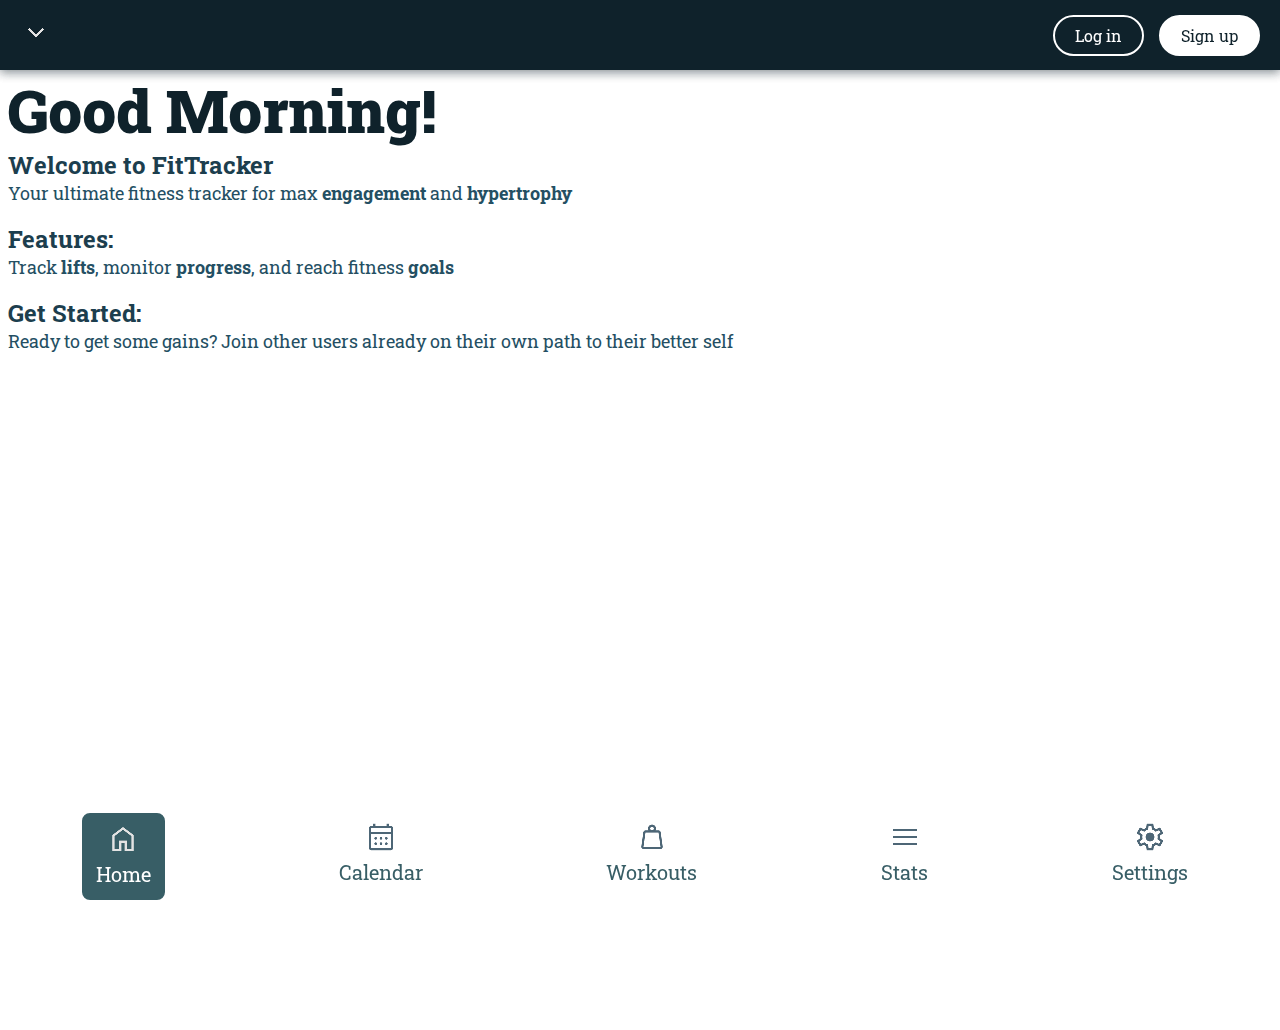
<file: index.html>
<!DOCTYPE html>
<html lang="en">
  <head>
    <meta charset="UTF-8" />
    <meta name="viewport" content="width=device-width, initial-scale=1.0" />
    <title>
      FitTracker - A Passion Project for Tracking and Meeting Fitness Goals
    </title>
    <link rel="preconnect" href="https://fonts.googleapis.com" />
    <link rel="preconnect" href="https://fonts.gstatic.com" crossorigin />
    <link
      href="https://fonts.googleapis.com/css2?family=Roboto+Slab:wght@400;700&display=swap"
      rel="stylesheet"
    />
    <link rel="stylesheet" href="style.css" />
    <script src="script.js" defer></script>
  </head>
  <body>
    <div class="top-header"></div>

    <header class="top-header">
      <!-- Plus icon on left -->
      <div class="header-left">
        <img src="icons/plus.png" alt="Add" class="plus-icon" />
      </div>

      <!-- Auth buttons on right -->
      <div class="auth-buttons">
        <button class="login-btn">Log in</button>
        <button class="signup-btn">Sign up</button>
      </div>
    </header>

    <h1 id="greeting">Good Evening!</h1>
    <h2>Welcome to FitTracker</h2>
    <p>
      Your ultimate fitness tracker for max <strong>engagement</strong> and
      <strong>hypertrophy</strong>
    </p>

    <h2>Features:</h2>
    <p>
      Track <strong>lifts</strong>, monitor <strong>progress</strong>, and reach
      fitness <strong>goals</strong>
    </p>

    <div id="getStartedSection">
      <h2>Get Started:</h2>
      <p>
        Ready to get some gains? Join other users already on their own path to their
        better self
      </p>
    </div>

    <!-- Navigation bar -->
    <nav class="bottom-nav">
      <a href="index.html" class="nav-item active">
        <img src="icons/home.png" alt="Home" class="nav-icon" />
        <span class="nav-text">Home</span>
      </a>
      <a href="pages/calendar.html" class="nav-item">
        <img src="icons/calendar.png" alt="Calendar" class="nav-icon" />
        <span class="nav-text">Calendar</span>
      </a>
      <a href="pages/workouts.html" class="nav-item">
        <img src="icons/weight.png" alt="Workouts" class="nav-icon" />
        <span class="nav-text">Workouts</span>
      </a>
      <a href="pages/stats.html" class="nav-item">
        <img src="icons/menu.png" alt="Stats" class="nav-icon" />
        <span class="nav-text">Stats</span>
      </a>
      <a href="pages/settings.html" class="nav-item">
        <img src="icons/settings.png" alt="Settings" class="nav-icon" />
        <span class="nav-text">Settings</span>
      </a>
    </nav>


    <!-- Login Modal -->
    <div id="loginModal" class="auth-modal">
      <div class="auth-modal-content">
        <button class="close-modal">&times;</button>
        <h3>Log In to FitTracker</h3>
        <form class="auth-form" id="loginForm">
          <input type="email" class="auth-input" placeholder="Email" required />
          <input
            type="password"
            class="auth-input"
            placeholder="Password"
            required
          />
          <button type="submit" class="auth-btn">Log In</button>
        </form>
        <div class="switch-auth">
          <span>Don't have an account? </span>
          <button class="switch-auth-btn" onclick="showSignupModal()">
            Sign Up
          </button>
        </div>
      </div>
    </div>

    <!-- Signup Modal -->
    <div id="signupModal" class="auth-modal">
      <div class="auth-modal-content">
        <button class="close-modal">&times;</button>
        <h3>Join FitTracker</h3>
        <form class="auth-form" id="signupForm">
          <input
            type="text"
            class="auth-input"
            placeholder="Full Name"
            required
          />
          <input type="email" class="auth-input" placeholder="Email" required />
          <input
            type="password"
            class="auth-input"
            placeholder="Password"
            required
          />
          <input
            type="password"
            class="auth-input"
            placeholder="Confirm Password"
            required
          />
          <button type="submit" class="auth-btn">Create Account</button>
        </form>
        <div class="switch-auth">
          <span>Already have an account? </span>
          <button class="switch-auth-btn" onclick="showLoginModal()">
            Log In
          </button>
        </div>
      </div>
    </div>
  </body>
</html>
</file>
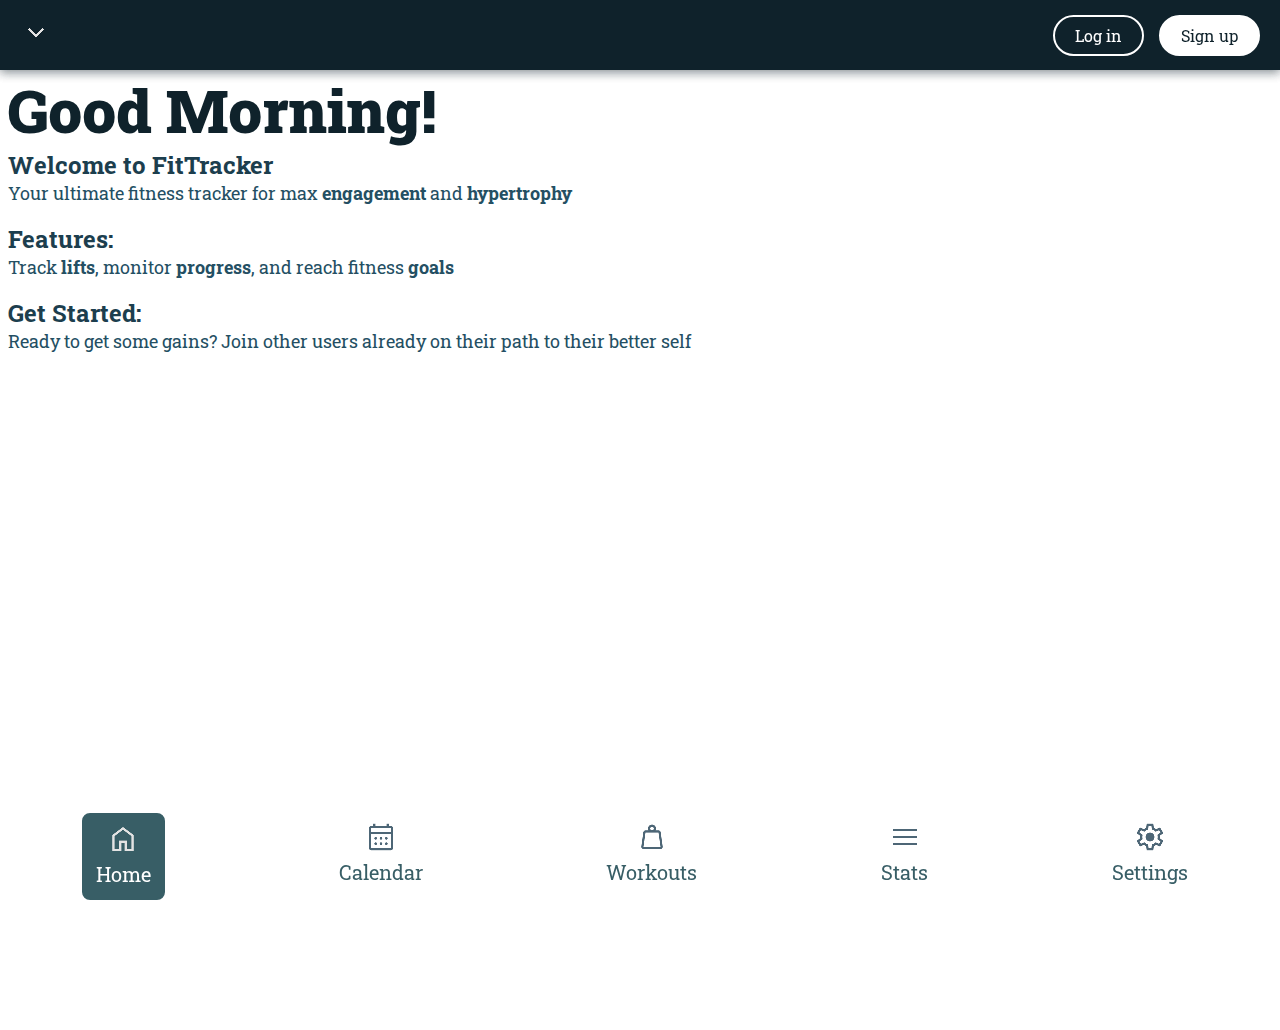
<file: pages/index.html>
<!DOCTYPE html>
<html lang="en">
  <head>
    <meta charset="UTF-8" />
    <meta name="viewport" content="width=device-width, initial-scale=1.0" />
    <title>
      FitTracker - A Passion Project for Tracking and Meeting Fitness Goals
    </title>
    <link rel="preconnect" href="https://fonts.googleapis.com" />
    <link rel="preconnect" href="https://fonts.gstatic.com" crossorigin />
    <link
      href="https://fonts.googleapis.com/css2?family=Roboto+Slab:wght@400;700&display=swap"
      rel="stylesheet"
    />
    <link rel="stylesheet" href="../style.css" />
    <script src="../script.js" defer></script>
  </head>
  <body>
    <div class="top-header"></div>

    <header class="top-header">
      <!-- Plus icon on left -->
      <div class="header-left">
        <img src="../icons/plus.png" alt="Add" class="plus-icon" />
      </div>

      <!-- Auth buttons on right -->
      <div class="auth-buttons">
        <button class="login-btn">Log in</button>
        <button class="signup-btn">Sign up</button>
      </div>
    </header>

    <h1 id="greeting">Good Evening!</h1>
    <h2>Welcome to FitTracker</h2>
    <p>
      Your ultimate fitness tracker for max <strong>engagement</strong> and
      <strong>hypertrophy</strong>
    </p>

    <h2>Features:</h2>
    <p>
      Track <strong>lifts</strong>, monitor <strong>progress</strong>, and reach
      fitness <strong>goals</strong>
    </p>

    <h2>Get Started:</h2>
    <p>
      Ready to get some gains? Join other users already on their path to their
      better self
    </p>

    <!-- Navigation bar -->
    <nav class="bottom-nav">
      <a href="index.html" class="nav-item active">
        <img src="../icons/home.png" alt="Home" class="nav-icon" />
        <span class="nav-text">Home</span>
      </a>
      <a href="calendar.html" class="nav-item">
        <!-- ADD pages/ -->
        <img src="../icons/calendar.png" alt="Calendar" class="nav-icon" />
        <span class="nav-text">Calendar</span>
      </a>
      <a href="workouts.html" class="nav-item">
        <!-- ADD pages/ -->
        <img src="../icons/weight.png" alt="Workouts" class="nav-icon" />
        <span class="nav-text">Workouts</span>
      </a>
      <a href="stats.html" class="nav-item">
        <!-- ADD pages/ -->
        <img src="../icons/menu.png" alt="Stats" class="nav-icon" />
        <span class="nav-text">Stats</span>
      </a>
      <a href="settings.html" class="nav-item">
        <!-- ADD pages/ -->
        <img src="../icons/settings.png" alt="Settings" class="nav-icon" />
        <span class="nav-text">Settings</span>
      </a>
    </nav>


    <!-- Login Modal -->
    <div id="loginModal" class="auth-modal">
      <div class="auth-modal-content">
        <button class="close-modal">&times;</button>
        <h3>Log In to FitTracker</h3>
        <form class="auth-form" id="loginForm">
          <input type="email" class="auth-input" placeholder="Email" required />
          <input
            type="password"
            class="auth-input"
            placeholder="Password"
            required
          />
          <button type="submit" class="auth-btn">Log In</button>
        </form>
        <div class="switch-auth">
          <span>Don't have an account? </span>
          <button class="switch-auth-btn" onclick="showSignupModal()">
            Sign Up
          </button>
        </div>
      </div>
    </div>

    <!-- Signup Modal -->
    <div id="signupModal" class="auth-modal">
      <div class="auth-modal-content">
        <button class="close-modal">&times;</button>
        <h3>Join FitTracker</h3>
        <form class="auth-form" id="signupForm">
          <input
            type="text"
            class="auth-input"
            placeholder="Full Name"
            required
          />
          <input type="email" class="auth-input" placeholder="Email" required />
          <input
            type="password"
            class="auth-input"
            placeholder="Password"
            required
          />
          <input
            type="password"
            class="auth-input"
            placeholder="Confirm Password"
            required
          />
          <button type="submit" class="auth-btn">Create Account</button>
        </form>
        <div class="switch-auth">
          <span>Already have an account? </span>
          <button class="switch-auth-btn" onclick="showLoginModal()">
            Log In
          </button>
        </div>
      </div>
    </div>
  </body>
</html>
</file>
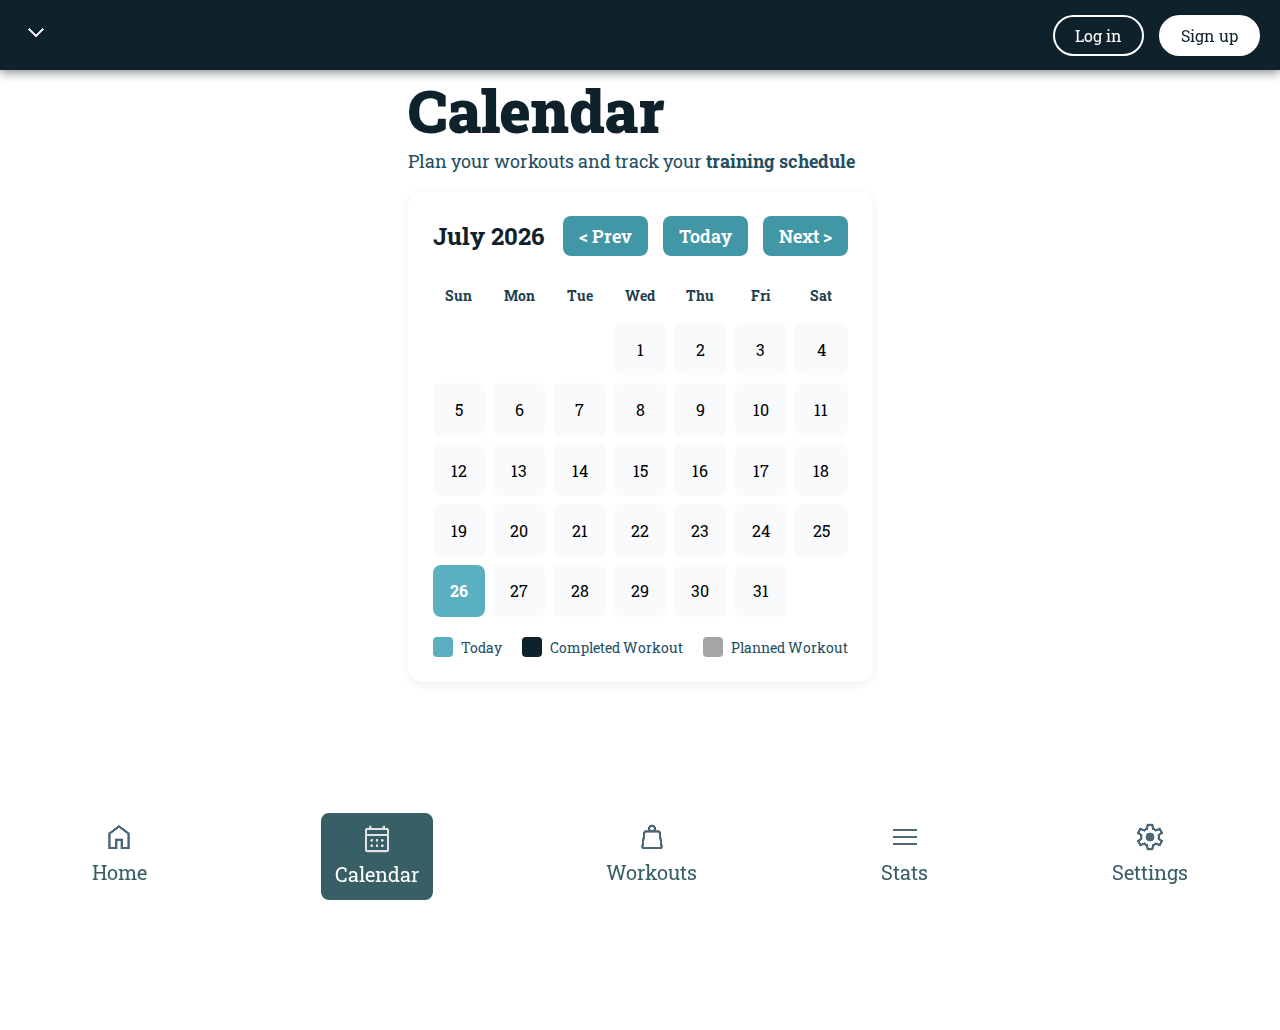
<file: pages/calendar.html>
<!DOCTYPE html>
<html lang="en">
  <head>
    <meta charset="UTF-8" />
    <meta name="viewport" content="width=device-width, initial-scale=1.0" />
    <title>Calendar - FitTracker</title>
    <link rel="preconnect" href="https://fonts.googleapis.com" />
    <link rel="preconnect" href="https://fonts.gstatic.com" crossorigin />
    <link
      href="https://fonts.googleapis.com/css2?family=Roboto+Slab:wght@400;700&display=swap"
      rel="stylesheet"
    />
    <link rel="stylesheet" href="../style.css" />
    <script src="../script.js" defer></script>
    <style>
      body {
        margin-top: 70px;
        margin-bottom: 60px;
      }

      .calendar-container {
        max-width: 900px;
        margin: 0 auto;
        padding: 0 20px;
      }

      .calendar-wrapper {
        background: white;
        border-radius: 15px;
        padding: 25px;
        margin-bottom: 20px;
        box-shadow: 0 2px 10px rgba(15, 34, 43, 0.08);
      }

      .calendar-header {
        display: flex;
        justify-content: space-between;
        align-items: center;
        margin-bottom: 20px;
      }

      .calendar-header h2 {
        margin: 0;
        color: #0f222b;
      }

      .calendar-nav {
        display: flex;
        margin-left: 15px;
        gap: 15px;
        align-items: center;
      }

      .calendar-nav button {
        background: #4297a7;
        color: white;
        border: none;
        border-radius: 8px;
        padding: 8px 16px;
        cursor: pointer;
        font-family: "Roboto Slab", serif;
        font-weight: 600;
        transition: all 0.3s;
      }

      .calendar-nav button:hover {
        background: #5ab0c1;
        transform: translateY(-2px);
      }

      .calendar-grid {
        display: grid;
        grid-template-columns: repeat(7, 1fr);
        gap: 8px;
      }

      .calendar-day-header {
        text-align: center;
        font-weight: 700;
        color: #1c3e4e;
        padding: 10px 5px;
        font-size: 14px;
      }

      .calendar-day {
        aspect-ratio: 1;
        display: flex;
        flex-direction: column;
        align-items: center;
        justify-content: center;
        background: #f8fafb;
        border-radius: 8px;
        cursor: pointer;
        transition: all 0.2s;
        position: relative;
        padding: 8px;
      }

      .calendar-day:hover {
        background: #daedfa;
        transform: scale(1.05);
      }

      .calendar-day.empty {
        background: transparent;
        cursor: default;
      }

      .calendar-day.empty:hover {
        transform: none;
      }

      .calendar-day.today {
        background: #5ab0c1;
        color: white;
        font-weight: 700;
      }

      .calendar-day.has-workout {
        background: #0f222b;
        color: white;
        font-weight: 600;
      }

      .calendar-day.has-plan {
        background: #a5a5a5;
        color: white;
        font-weight: 600;
      }

      /* Ensure 'today' color takes visual priority when multiple state classes exist */
      .calendar-day.today.has-workout,
      .calendar-day.today.has-plan,
      .calendar-day.has-workout.today,
      .calendar-day.has-plan.today {
        background: #5ab0c1; /* today's color wins */
        color: #0f222b;
        font-weight: 700;
      }

      .day-number {
        font-size: 16px;
      }

      .day-indicator {
        font-size: 10px;
        margin-top: 2px;
      }

      .legend {
        display: flex;
        gap: 20px;
        margin-top: 20px;
        flex-wrap: wrap;
      }

      .legend-item {
        display: flex;
        align-items: center;
        gap: 8px;
        font-size: 14px;
        color: #244f63;
      }

      .legend-box {
        width: 20px;
        height: 20px;
        border-radius: 4px;
      }

      /* Match these legend colors to the calendar grid colors for consistency */
      .legend-box.today {
        background: #5ab0c1;
      }
      .legend-box.workout {
        background: #0f222b;
      }
      .legend-box.plan {
        background: #a5a5a5;
      }
      /* Dark Blue Color: #0f222b */
      /* Light Blue Color: #5ab0c1 */
      /* Gray Color: #a5a5a5 */

      /* Day Detail Modal */
      .day-modal {
        display: none;
        position: fixed;
        top: 0;
        left: 0;
        width: 100%;
        height: 100%;
        background: rgba(0, 0, 0, 0.5);
        z-index: 3000;
        justify-content: center;
        align-items: center;
      }

      .day-modal-content {
        background: white;
        padding: 30px;
        border-radius: 15px;
        max-width: 500px;
        width: 90%;
        max-height: 80vh;
        overflow-y: auto;
        position: relative;
      }

      .close-day-modal {
        position: absolute;
        top: 15px;
        right: 15px;
        background: none;
        border: none;
        font-size: 24px;
        cursor: pointer;
        color: #244f63;
      }

      .day-modal h3 {
        color: #0f222b;
        margin-bottom: 20px;
      }

      .workout-summary {
        background: #f8fafb;
        padding: 15px;
        border-radius: 8px;
        margin-bottom: 10px;
        border-left: 4px solid #4297a7;
      }

      .workout-summary h4 {
        margin: 0 0 10px 0;
        color: #1c3e4e;
      }

      .workout-summary p {
        margin: 5px 0;
        font-size: 14px;
      }

      .plan-form {
        margin-top: 20px;
      }

      .form-group {
        margin-bottom: 15px;
      }

      .form-group label {
        display: block;
        margin-bottom: 5px;
        color: #1c3e4e;
        font-weight: 600;
        font-size: 14px;
      }

      .form-group input,
      .form-group textarea {
        width: 100%;
        padding: 10px;
        border: 2px solid #daedfa;
        border-radius: 8px;
        font-family: "Roboto Slab", serif;
        font-size: 14px;
      }

      .form-group textarea {
        resize: vertical;
        min-height: 80px;
      }

      .btn {
        padding: 12px 20px;
        border: none;
        border-radius: 8px;
        font-family: "Roboto Slab", serif;
        font-weight: 600;
        cursor: pointer;
        transition: all 0.3s;
      }

      .btn-primary {
        background: #4297a7;
        color: white;
        width: 100%;
      }

      .btn-primary:hover {
        background: #5ab0c1;
      }

      .btn-danger {
        background: #dc3545;
        color: white;
        margin-top: 10px;
        width: 100%;
      }

      .btn-danger:hover {
        background: #e65661;
      }

      .empty-day {
        text-align: center;
        color: #244f63;
        font-style: italic;
        padding: 20px;
      }

      @media (max-width: 600px) {
        .calendar-day {
          font-size: 12px;
        }

        .day-number {
          font-size: 14px;
        }
      }
    </style>
  </head>
  <body>
    <div class="top-header"></div>

    <header class="top-header">
      <div class="header-left">
        <img src="../icons/plus.png" alt="Add" class="plus-icon" />
      </div>
      <div class="auth-buttons">
        <button class="login-btn">Log in</button>
        <button class="signup-btn">Sign up</button>
      </div>
    </header>

    <div class="calendar-container">
      <h1>Calendar</h1>
      <p>
        Plan your workouts and track your <strong>training schedule</strong>
      </p>

      <div class="calendar-wrapper">
        <div class="calendar-header">
          <h2 id="currentMonth">January 2024</h2>
          <div class="calendar-nav">
            <button id="prevMonth">&lt; Prev</button>
            <button id="todayBtn">Today</button>
            <button id="nextMonth">Next &gt;</button>
          </div>
        </div>

        <div class="calendar-grid" id="calendarGrid"></div>

        <div class="legend">
          <div class="legend-item">
            <div class="legend-box today"></div>
            <span>Today</span>
          </div>
          <div class="legend-item">
            <div class="legend-box workout"></div>
            <span>Completed Workout</span>
          </div>
          <div class="legend-item">
            <div class="legend-box plan"></div>
            <span>Planned Workout</span>
          </div>
        </div>
      </div>
    </div>

    <!-- Day Detail Modal -->
    <div id="dayModal" class="day-modal">
      <div class="day-modal-content">
        <button class="close-day-modal">&times;</button>
        <h3 id="modalDate">January 1, 2024</h3>
        <div id="modalContent"></div>
      </div>
    </div>

    <!-- Bottom Navigation -->
    <nav class="bottom-nav">
      <a href="../index.html" class="nav-item">
        <img src="../icons/home.png" alt="Home" class="nav-icon" />
        <span class="nav-text">Home</span>
      </a>
      <a href="calendar.html" class="nav-item active">
        <img src="../icons/calendar.png" alt="Calendar" class="nav-icon" />
        <span class="nav-text">Calendar</span>
      </a>
      <a href="workouts.html" class="nav-item">
        <img src="../icons/weight.png" alt="Workouts" class="nav-icon" />
        <span class="nav-text">Workouts</span>
      </a>
      <a href="stats.html" class="nav-item">
        <img src="../icons/menu.png" alt="Stats" class="nav-icon" />
        <span class="nav-text">Stats</span>
      </a>
      <a href="settings.html" class="nav-item">
        <img src="../icons/settings.png" alt="Settings" class="nav-icon" />
        <span class="nav-text">Settings</span>
      </a>
    </nav>

    <!-- Login Modal -->
    <div id="loginModal" class="auth-modal">
      <div class="auth-modal-content">
        <button class="close-modal">&times;</button>
        <h3>Log In to FitTracker</h3>
        <form class="auth-form" id="loginForm">
          <input type="email" class="auth-input" placeholder="Email" required />
          <input
            type="password"
            class="auth-input"
            placeholder="Password"
            required
          />
          <button type="submit" class="auth-btn">Log In</button>
        </form>
        <div class="switch-auth">
          <span>Don't have an account? </span>
          <button class="switch-auth-btn" onclick="showSignupModal()">
            Sign Up
          </button>
        </div>
      </div>
    </div>

    <!-- Signup Modal -->
    <div id="signupModal" class="auth-modal">
      <div class="auth-modal-content">
        <button class="close-modal">&times;</button>
        <h3>Join FitTracker</h3>
        <form class="auth-form" id="signupForm">
          <input
            type="text"
            class="auth-input"
            placeholder="Full Name"
            required
          />
          <input type="email" class="auth-input" placeholder="Email" required />
          <input
            type="password"
            class="auth-input"
            placeholder="Password"
            required
          />
          <input
            type="password"
            class="auth-input"
            placeholder="Confirm Password"
            required
          />
          <button type="submit" class="auth-btn">Create Account</button>
        </form>
        <div class="switch-auth">
          <span>Already have an account? </span>
          <button class="switch-auth-btn" onclick="showLoginModal()">
            Log In
          </button>
        </div>
      </div>
    </div>

    <script>
      let currentDate = new Date();
      let selectedDate = null;

      // Load data
      const workoutHistory = JSON.parse(
        localStorage.getItem("workoutHistory") || "[]"
      );
      const plannedWorkouts = JSON.parse(
        localStorage.getItem("plannedWorkouts") || "{}"
      );

      // Initialize calendar
      renderCalendar();

      // Navigation buttons
      document.getElementById("prevMonth").addEventListener("click", () => {
        currentDate.setMonth(currentDate.getMonth() - 1);
        renderCalendar();
      });

      document.getElementById("nextMonth").addEventListener("click", () => {
        currentDate.setMonth(currentDate.getMonth() + 1);
        renderCalendar();
      });

      document.getElementById("todayBtn").addEventListener("click", () => {
        currentDate = new Date();
        renderCalendar();
      });

      // Close modal
      document
        .querySelector(".close-day-modal")
        .addEventListener("click", () => {
          document.getElementById("dayModal").style.display = "none";
        });

      document.getElementById("dayModal").addEventListener("click", (e) => {
        if (e.target.id === "dayModal") {
          document.getElementById("dayModal").style.display = "none";
        }
      });

      function renderCalendar() {
        const year = currentDate.getFullYear();
        const month = currentDate.getMonth();
        // Always read latest planned workouts from localStorage so UI reflects changes
        const plannedWorkouts = JSON.parse(localStorage.getItem("plannedWorkouts") || "{}");

        // Update header
        const monthNames = [
          "January",
          "February",
          "March",
          "April",
          "May",
          "June",
          "July",
          "August",
          "September",
          "October",
          "November",
          "December",
        ];
        document.getElementById(
          "currentMonth"
        ).textContent = `${monthNames[month]} ${year}`;

        // Get first day of month and total days
        const firstDay = new Date(year, month, 1).getDay();
        const daysInMonth = new Date(year, month + 1, 0).getDate();
        const today = new Date();

        // Build calendar grid
        const grid = document.getElementById("calendarGrid");
        grid.innerHTML = "";

        // Day headers
        const dayHeaders = ["Sun", "Mon", "Tue", "Wed", "Thu", "Fri", "Sat"];
        dayHeaders.forEach((day) => {
          const header = document.createElement("div");
          header.className = "calendar-day-header";
          header.textContent = day;
          grid.appendChild(header);
        });

        // Empty cells before first day
        for (let i = 0; i < firstDay; i++) {
          const empty = document.createElement("div");
          empty.className = "calendar-day empty";
          grid.appendChild(empty);
        }

        // Days of month
        for (let day = 1; day <= daysInMonth; day++) {
          const dateStr = `${year}-${String(month + 1).padStart(
            2,
            "0"
          )}-${String(day).padStart(2, "0")}`;
          const dayElement = document.createElement("div");
          dayElement.className = "calendar-day";
          // add a data attribute so we can find this cell later when deleting a plan
          dayElement.setAttribute('data-date', dateStr);

          // Check if today
          if (
            year === today.getFullYear() &&
            month === today.getMonth() &&
            day === today.getDate()
          ) {
            dayElement.classList.add("today");
          }

          // Check for completed workouts
          const hasWorkout = workoutHistory.some((w) =>
            w.date.startsWith(dateStr)
          );
          if (hasWorkout) {
            dayElement.classList.add("has-workout");
          }

          // Check for planned workouts
          const hasPlan = plannedWorkouts[dateStr];
          if (hasPlan && !hasWorkout) {
            dayElement.classList.add("has-plan");
          }

          dayElement.innerHTML = `
          <div class="day-number">${day}</div>
          ${hasWorkout ? '<div class="day-indicator">✓</div>' : ""}
          ${hasPlan && !hasWorkout ? '<div class="day-indicator">○</div>' : ""}
        `;

          dayElement.addEventListener("click", () => showDayDetail(dateStr));
          grid.appendChild(dayElement);
        }
      }

      function showDayDetail(dateStr) {
        selectedDate = dateStr;
        const modal = document.getElementById("dayModal");
        const modalContent = document.getElementById("modalContent");

        // Format date for display
        const date = new Date(dateStr + "T12:00:00");
        const options = {
          weekday: "long",
          year: "numeric",
          month: "long",
          day: "numeric",
        };
        document.getElementById("modalDate").textContent =
          date.toLocaleDateString("en-US", options);

        // Get workouts and plans for this day
        const dayWorkouts = workoutHistory.filter((w) => w.date.startsWith(dateStr));
        // Read latest plannedWorkouts in case it was modified elsewhere
        const plannedWorkouts = JSON.parse(localStorage.getItem("plannedWorkouts") || "{}");
        const dayPlan = plannedWorkouts[dateStr];

        let content = "";

        // Show completed workouts
        if (dayWorkouts.length > 0) {
          content +=
            '<h4 style="color: #0f222b; margin-bottom: 15px;">Completed Workouts</h4>';
          dayWorkouts.forEach((workout) => {
            const time = new Date(workout.date).toLocaleTimeString("en-US", {
              hour: "numeric",
              minute: "2-digit",
            });
            // include a delete button for each completed workout (uses the ISO date as identifier)
            content += `
            <div class="workout-summary" data-workout-date="${workout.date}">
              <h4>Workout at ${time}</h4>
              <p><strong>Exercises:</strong> ${workout.exercises.length}</p>
              <p><strong>Total Volume:</strong> ${workout.totalVolume.toLocaleString()} lbs</p>
              ${workout.exercises
                .slice(0, 3)
                .map(
                  (ex) =>
                    `<p style="margin-left: 10px;">• ${ex.name}: ${ex.sets}×${ex.reps} @ ${ex.weight}lbs</p>`
                )
                .join("")}
              ${
                workout.exercises.length > 3
                  ? '<p style="margin-left: 10px;">...</p>'
                  : ""
              }
              <button class="btn btn-danger delete-workout-btn" data-workout-date="${workout.date}">Delete Workout</button>
            </div>
          `;
          });
        }

        // Show planned workout
        if (dayPlan) {
          content +=
            '<h4 style="color: #0f222b; margin: 20px 0 15px 0;">Planned Workout</h4>';
          content += `
          <div class="workout-summary" style="border-left-color: #ffc107;">
            <p><strong>${dayPlan.title}</strong></p>
            <p>${dayPlan.notes}</p>
            <button id="deletePlanBtn" class="btn btn-danger">Delete Plan</button>
          </div>
        `;
        }

        // Add plan form for future dates
        const isPastOrToday = new Date(dateStr + "T23:59:59") <= new Date();
        if (!isPastOrToday || !dayWorkouts.length) {
          content += `
          <div class="plan-form">
            <h4 style="color: #0f222b; margin-bottom: 15px;">${
              dayPlan ? "Update" : "Add"
            } Workout Plan</h4>
            <form id="planForm">
              <div class="form-group">
                <label>Workout Title</label>
                <input type="text" id="planTitle" value="${
                  dayPlan ? dayPlan.title : ""
                }" placeholder="e.g., Leg Day, Upper Body" required>
              </div>
              <div class="form-group">
                <label>Notes</label>
                <textarea id="planNotes" placeholder="e.g., 5x5 Squats, 3x10 Bench Press">${
                  dayPlan ? dayPlan.notes : ""
                }</textarea>
              </div>
              <button type="submit" class="btn btn-primary">Save Plan</button>
            </form>
          </div>
        `;
        }

        if (!dayWorkouts.length && !dayPlan && isPastOrToday) {
          content =
            '<div class="empty-day">No workouts logged for this day</div>' +
            content;
        }

        modalContent.innerHTML = content;
        modal.style.display = "flex";

        // Attach delete plan handler for the dynamically-created button (avoids relying on inline onclick)
        const deleteBtn = document.getElementById('deletePlanBtn');
        if (deleteBtn) {
          deleteBtn.addEventListener('click', () => {
            // use the outer dateStr variable captured by closure
            deletePlan(dateStr);
          });
        }

        // Attach delete handlers for completed workouts shown in the modal
        const deleteWorkoutButtons = modalContent.querySelectorAll('.delete-workout-btn');
        if (deleteWorkoutButtons && deleteWorkoutButtons.length) {
          deleteWorkoutButtons.forEach(btn => {
            btn.addEventListener('click', (e) => {
              const wDate = btn.getAttribute('data-workout-date');
              if (wDate) deleteCompletedWorkout(wDate);
            });
          });
        }

        // Attach form handler
        const form = document.getElementById("planForm");
        if (form) {
          form.addEventListener("submit", handlePlanSubmit);
        }
      }

      function handlePlanSubmit(e) {
        e.preventDefault();
        const title = document.getElementById("planTitle").value;
        const notes = document.getElementById("planNotes").value;

        const updatedPlans = JSON.parse(
          localStorage.getItem("plannedWorkouts") || "{}"
        );
        updatedPlans[selectedDate] = { title, notes };
        localStorage.setItem("plannedWorkouts", JSON.stringify(updatedPlans));

        alert("Workout plan saved!");
        document.getElementById("dayModal").style.display = "none";
        location.reload(); // Refresh to show updated calendar
      }

      function deletePlan(dateStr) {
        if (confirm("Delete this workout plan?")) {
          const updatedPlans = JSON.parse(
            localStorage.getItem("plannedWorkouts") || "{}"
          );
          delete updatedPlans[dateStr];
          localStorage.setItem("plannedWorkouts", JSON.stringify(updatedPlans));
          // Close modal first
          document.getElementById("dayModal").style.display = "none";
          // Immediately remove the 'has-plan' class and hollow indicator from the specific cell
          const cell = document.querySelector(`[data-date="${dateStr}"]`);
          if (cell) {
            cell.classList.remove('has-plan');
            const indicator = cell.querySelector('.day-indicator');
            if (indicator && indicator.textContent.trim() === '○') {
              indicator.remove();
            }
          }
          // Re-render the calendar to ensure full sync with localStorage
          renderCalendar();
        }
        }

        // Delete a completed workout by its ISO date identifier
        function deleteCompletedWorkout(workoutDate) {
          if (!confirm('Delete this completed workout?')) return;
          const history = JSON.parse(localStorage.getItem('workoutHistory') || '[]');
          const newHistory = history.filter(w => w.date !== workoutDate);
          localStorage.setItem('workoutHistory', JSON.stringify(newHistory));
          // Remove the workout element from the modal if present
          const modal = document.getElementById('dayModal');
          const modalContent = document.getElementById('modalContent');
          const elem = modalContent.querySelector(`[data-workout-date="${workoutDate}"]`);
          if (elem) elem.remove();
          // If no more workouts on this date, remove has-workout class and solid indicator from calendar cell
          const dateOnly = workoutDate.startsWith(selectedDate) ? selectedDate : workoutDate.slice(0,10);
          const remainingForDate = newHistory.filter(w => w.date.startsWith(dateOnly));
          if (remainingForDate.length === 0) {
            const cell = document.querySelector(`[data-date="${dateOnly}"]`);
            if (cell) {
              cell.classList.remove('has-workout');
              const indicator = cell.querySelector('.day-indicator');
              if (indicator && indicator.textContent.trim() === '●') indicator.remove();
            }
          }
          // Re-render calendar to ensure UI sync
          renderCalendar();
        }
      
    </script>
  </body>
</html>
</file>
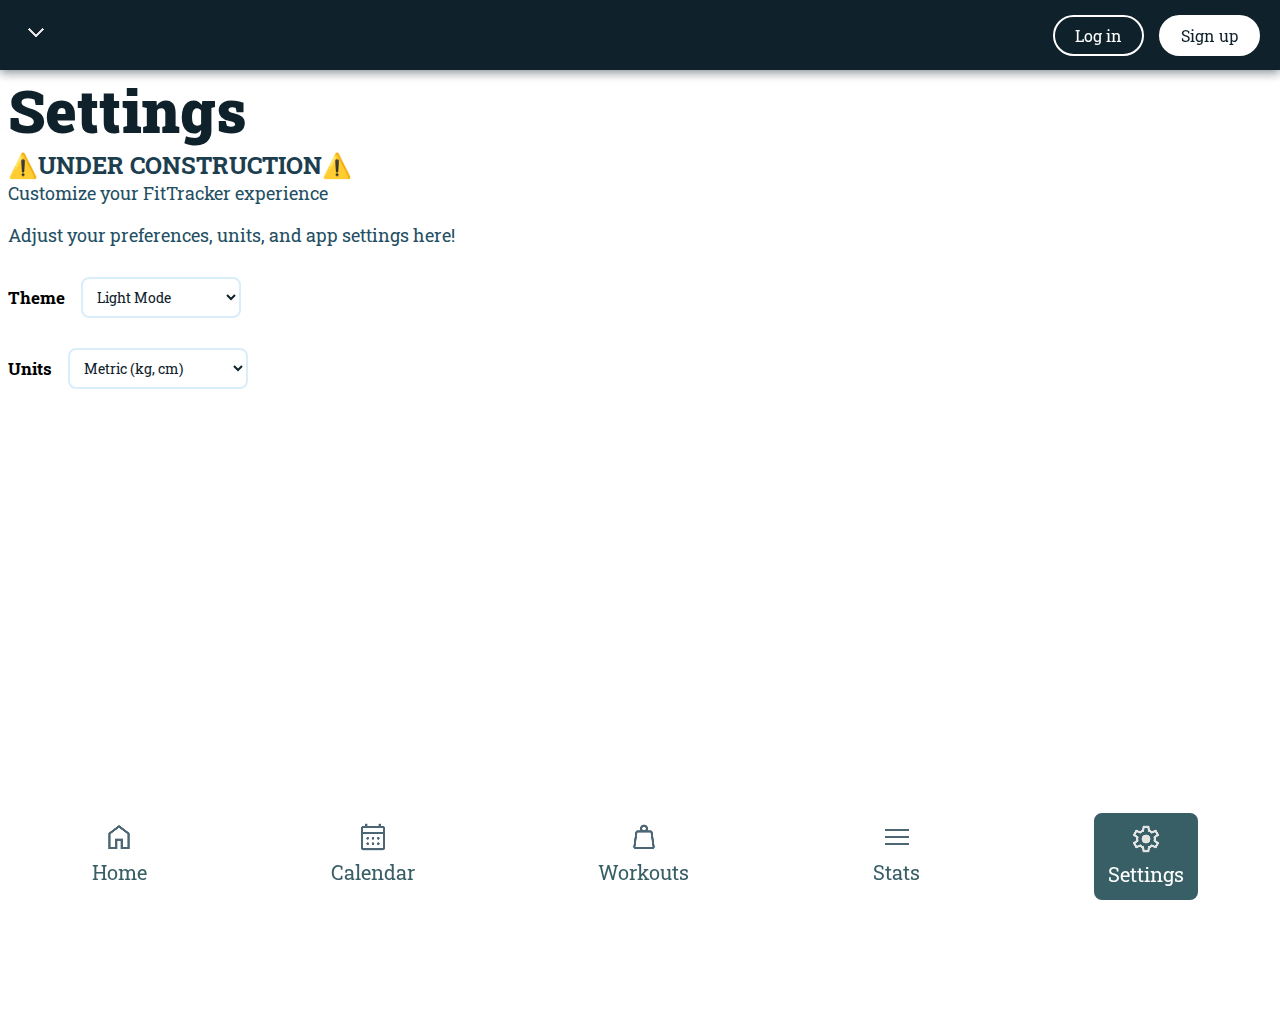
<file: pages/settings.html>
<!DOCTYPE html>
<html lang="en">
  <head>
    <meta charset="UTF-8" />
    <meta name="viewport" content="width=device-width, initial-scale=1.0" />
    <title>Settings - FitTracker</title>
    <link rel="preconnect" href="https://fonts.googleapis.com" />
    <link rel="preconnect" href="https://fonts.gstatic.com" crossorigin />
    <link
      href="https://fonts.googleapis.com/css2?family=Roboto+Slab:wght@400;700&display=swap"
      rel="stylesheet"
    />
    <link rel="stylesheet" href="../style.css" />
    <script src="../script.js" defer></script>
    <style>
      /* Settings layout tweaks */
      .setting-row {
        display: flex;
        align-items: center;
        gap: 16px;
        margin: 12px 0 18px 0;
      }

      .setting-title h3 {
        margin: 0;
        font-size: 1.05rem;
        font-weight: 700;
      }

      .setting-control {
        display: flex;
        align-items: center;
        gap: 8px;
      }
      
      #themeSelect {
        width: auto;
        min-width: 160px;
        max-width: 260px;
        padding: 8px 10px;
        border: 2px solid #daedfa;
        border-radius: 8px;
        font-family: "Roboto Slab", serif;
        font-size: 14px;
        background: white;
        color: #0f222b;
      }

      /* make the units select compact */
      #unitsSelect {
        width: auto;
        min-width: 160px;
        max-width: 260px;
        padding: 8px 10px;
        border: 2px solid #daedfa;
        border-radius: 8px;
        font-family: "Roboto Slab", serif;
        font-size: 14px;
        background: white;
        color: #0f222b;
      }

      /* visually hide but keep accessible label */
      .sr-only {
        position: absolute;
        width: 1px;
        height: 1px;
        padding: 0;
        margin: -1px;
        overflow: hidden;
        clip: rect(0, 0, 0, 0);
        white-space: nowrap;
        border: 0;
      }
    </style>
  </head>
  <body>
    <div class="top-header"></div>

    <header class="top-header">
      <!-- Plus icon on left -->
      <div class="header-left">
        <img src="../icons/plus.png" alt="Add" class="plus-icon" />
      </div>

      <!-- Auth buttons on right -->
      <div class="auth-buttons">
        <button class="login-btn">Log in</button>
        <button class="signup-btn">Sign up</button>
      </div>
    </header>

    <h1>Settings</h1>
    <h2>⚠️UNDER CONSTRUCTION⚠️</h2>
    <p>Customize your FitTracker experience</p>
    <p>Adjust your preferences, units, and app settings here!</p>

    <div class="setting-row">
      <div class="setting-title"><h3>Theme</h3></div>
      <div class="setting-control">
        <label for="themeSelect" class="sr-only">Theme</label>
        <select id="themeSelect">
          <option value="light">Light Mode</option>
          <option value="dark">Dark Mode</option>
          <option value="system">System Default</option>
        </select>
      </div>
    </div>

    <div class="setting-row">
      <div class="setting-title"><h3>Units</h3></div>
      <div class="setting-control">
        <label for="unitsSelect" class="sr-only">Units</label>
        <select id="unitsSelect">
          <option value="metric">Metric (kg, cm)</option>
          <option value="imperial">Imperial (lbs, inches)</option>
        </select>
      </div>
    </div>

    <nav class="bottom-nav">
      <a href="../index.html" class="nav-item">
        <img src="../icons/home.png" alt="Home" class="nav-icon" />
        <span class="nav-text">Home</span>
      </a>
      <a href="calendar.html" class="nav-item">
        <img src="../icons/calendar.png" alt="Calendar" class="nav-icon" />
        <span class="nav-text">Calendar</span>
      </a>
      <a href="workouts.html" class="nav-item">
        <img src="../icons/weight.png" alt="Workouts" class="nav-icon" />
        <span class="nav-text">Workouts</span>
      </a>
      <a href="stats.html" class="nav-item">
        <img src="../icons/menu.png" alt="Stats" class="nav-icon" />
        <span class="nav-text">Stats</span>
      </a>
      <a href="settings.html" class="nav-item active">
        <img src="../icons/settings.png" alt="Settings" class="nav-icon" />
        <span class="nav-text">Settings</span>
      </a>
    </nav>

    <!-- Login Modal -->
    <div id="loginModal" class="auth-modal">
      <div class="auth-modal-content">
        <button class="close-modal">&times;</button>
        <h3>Log In to FitTracker</h3>
        <form class="auth-form" id="loginForm">
          <input type="email" class="auth-input" placeholder="Email" required />
          <input
            type="password"
            class="auth-input"
            placeholder="Password"
            required
          />
          <button type="submit" class="auth-btn">Log In</button>
        </form>
        <div class="switch-auth">
          <span>Don't have an account? </span>
          <button class="switch-auth-btn" onclick="showSignupModal()">
            Sign Up
          </button>
        </div>
      </div>
    </div>

    <!-- Signup Modal -->
    <div id="signupModal" class="auth-modal">
      <div class="auth-modal-content">
        <button class="close-modal">&times;</button>
        <h3>Join FitTracker</h3>
        <form class="auth-form" id="signupForm">
          <input
            type="text"
            class="auth-input"
            placeholder="Full Name"
            required
          />
          <input type="email" class="auth-input" placeholder="Email" required />
          <input
            type="password"
            class="auth-input"
            placeholder="Password"
            required
          />
          <input
            type="password"
            class="auth-input"
            placeholder="Confirm Password"
            required
          />
          <button type="submit" class="auth-btn">Create Account</button>
        </form>
        <div class="switch-auth">
          <span>Already have an account? </span>
          <button class="switch-auth-btn" onclick="showLoginModal()">
            Log In
          </button>
        </div>
      </div>
    </div>
  </body>
</html>
</file>
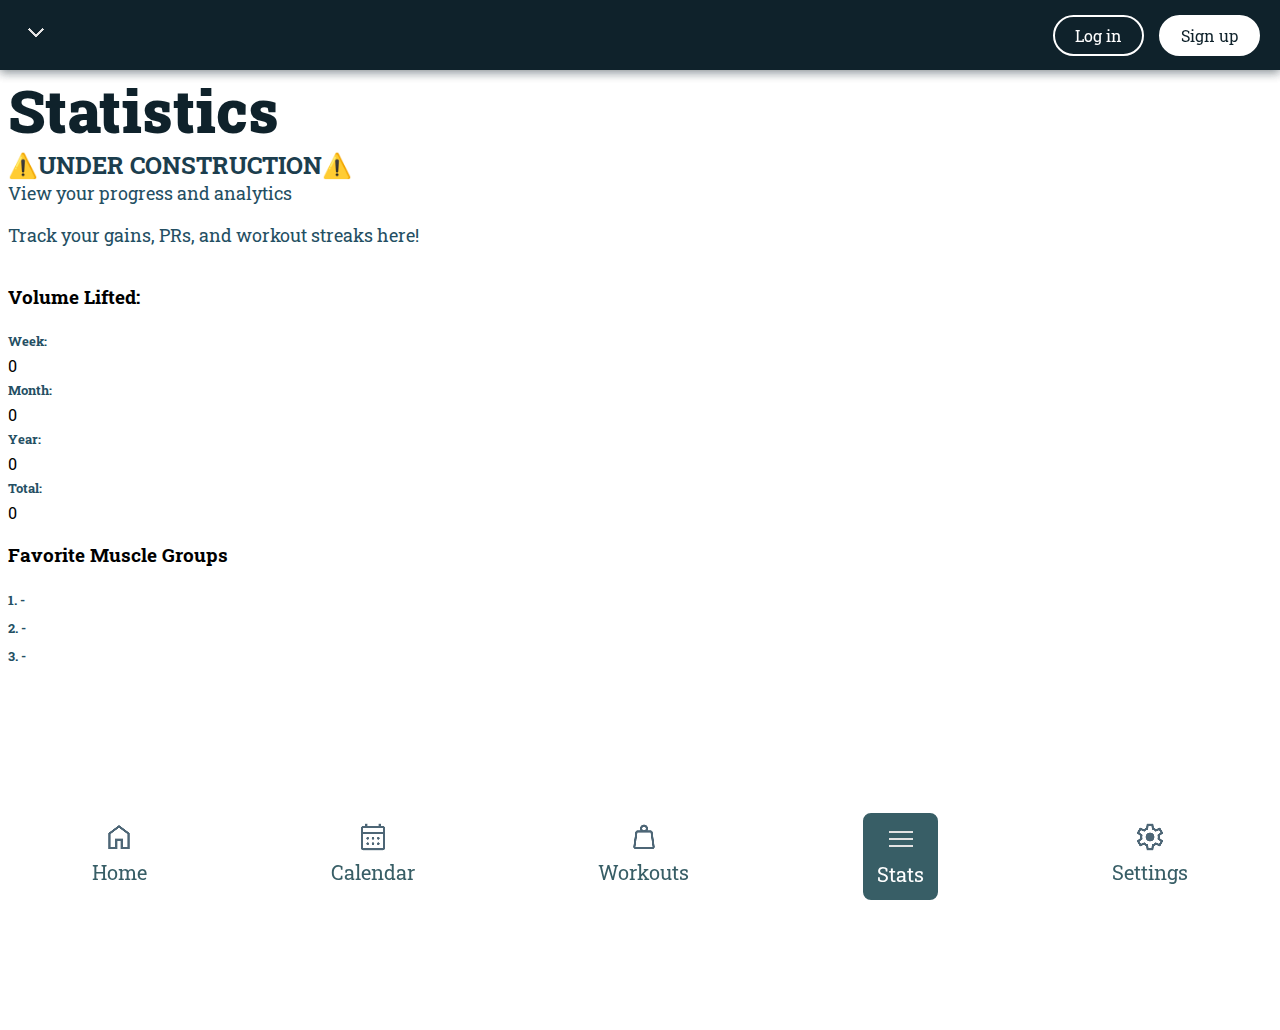
<file: pages/stats.html>
<!DOCTYPE html>
<html lang="en">
  <head>
    <meta charset="UTF-8" />
    <meta name="viewport" content="width=device-width, initial-scale=1.0" />
    <title>Stats - FitTracker</title>
    <link rel="preconnect" href="https://fonts.googleapis.com" />
    <link rel="preconnect" href="https://fonts.gstatic.com" crossorigin />
    <link
      href="https://fonts.googleapis.com/css2?family=Roboto+Slab:wght@400;700&display=swap"
      rel="stylesheet"
    />
    <link rel="stylesheet" href="../style.css" />
    <script src="../script.js" defer></script>
  </head>
  <body>
    <div class="top-header"></div>

    <header class="top-header">
      <!-- Plus icon on left -->
      <div class="header-left">
        <img src="../icons/plus.png" alt="Add" class="plus-icon" />
      </div>

      <!-- Auth buttons on right -->
      <div class="auth-buttons">
        <button class="login-btn">Log in</button>
        <button class="signup-btn">Sign up</button>
      </div>
    </header>

    <h1>Statistics</h1>
    <h2>⚠️UNDER CONSTRUCTION⚠️</h2>
    <p>View your progress and analytics</p>
    <p>Track your gains, PRs, and workout streaks here!</p>

    <h3>Volume Lifted:</h3>
    <div class="stats-grid">
      <div>
        <h5>Week:</h5>
        <div id = "volWeek">0</div>
      </div>
      <div>
        <h5>Month:</h5>
        <div id = "volMonth">0</div>
      </div>
      <div>
        <h5>Year:</h5>
        <div id = "volYear">0</div>
      </div>
      <div>
        <h5>Total:</h5>
        <div id = "volTotal">0</div>
      </div>  
    </div>

    <h3>Favorite Muscle Groups</h3>
    <h5 id="fav1">1. -</h5>
    <h5 id="fav2">2. -</h5>
    <h5 id="fav3">3. -</h5>

    <script>
      (function renderStatsFromHistory()
      {
        const history = JSON.parse(localStorage.getItem("fitTrackerHistory")) || [];

        function volumeForWorkout(workout)
        {
          if (typeof workout.totalVolume === 'number')
          {
            return workout.totalVolume;
          }

          if (Array.isArray(workout.exercises))
          {
            return workout.exercises.reduce((sum, exercise) => {
              if (Array.isArray(exercise.sets)) {
                return sum + exercise.sets.reduce((setSum, set) => {
                  return setSum + (set.weight || 0) * (set.reps || 0);
                }, 0);
              }
              return sum;
            }, 0);
          }
          return 0;
        }

        const now = new Date();
        const oneWeekAgo = new Date(now);
        oneWeekAgo.setDate(now.getDate() - 7);
        const oneMonthAgo = new Date(now);
        oneMonthAgo.setMonth(now.getMonth() - 1);
        const oneYearAgo = new Date(now);
        oneYearAgo.setFullYear(now.getFullYear() - 1);

        let volWeek = 0;
        let volMonth = 0;
        let volYear = 0;
        let volTotal = 0;
        const muscleGroupCounts = {};

        history.forEach(workout => {
          const workoutDate = new Date(workout.date);
          const workoutVolume = volumeForWorkout(workout);
          volTotal += workoutVolume;

          if (workoutDate >= oneWeekAgo) {
            volWeek += workoutVolume;
          }
          if (workoutDate >= oneMonthAgo) {
            volMonth += workoutVolume;
          }
          if (workoutDate >= oneYearAgo) {
            volYear += workoutVolume;
          }

          if (Array.isArray(workout.exercises)) {
            workout.exercises.forEach(exercise => {
              const group = exercise.muscleGroup || 'Other';
              muscleGroupCounts[group] = (muscleGroupCounts[group] || 0) + 1;
            });
          }
        });

        function format(n)
        {
          return Number(n || 0).toLocaleString();
        }

        document.getElementById("volWeek").textContent = format(volWeek);
        document.getElementById("volMonth").textContent = format(volMonth);
        document.getElementById("volYear").textContent = format(volYear);
        document.getElementById("volTotal").textContent = format(volTotal);

        const sortedMuscleGroups = Object.entries(muscleGroupCounts)
          .sort((a, b) => b[1] - a[1])
          .map(entry => entry[0]);

        document.getElementById("fav1").textContent = `1. ${sortedMuscleGroups[0] || '-'}`;
        document.getElementById("fav2").textContent = `2. ${sortedMuscleGroups[1] || '-'}`;
        document.getElementById("fav3").textContent = `3. ${sortedMuscleGroups[2] || '-'}`;
      })();
    </script>

    <nav class="bottom-nav">
      <a href="../index.html" class="nav-item">
        <img src="../icons/home.png" alt="Home" class="nav-icon" />
        <span class="nav-text">Home</span>
      </a>
      <a href="calendar.html" class="nav-item">
        <img src="../icons/calendar.png" alt="Calendar" class="nav-icon" />
        <span class="nav-text">Calendar</span>
      </a>
      <a href="workouts.html" class="nav-item">
        <img src="../icons/weight.png" alt="Workouts" class="nav-icon" />
        <span class="nav-text">Workouts</span>
      </a>
      <a href="stats.html" class="nav-item active">
        <img src="../icons/menu.png" alt="Stats" class="nav-icon" />
        <span class="nav-text">Stats</span>
      </a>
      <a href="settings.html" class="nav-item">
        <img src="../icons/settings.png" alt="Settings" class="nav-icon" />
        <span class="nav-text">Settings</span>
      </a>
    </nav>

    <!-- Login Modal -->
    <div id="loginModal" class="auth-modal">
      <div class="auth-modal-content">
        <button class="close-modal">&times;</button>
        <h3>Log In to FitTracker</h3>
        <form class="auth-form" id="loginForm">
          <input type="email" class="auth-input" placeholder="Email" required />
          <input
            type="password"
            class="auth-input"
            placeholder="Password"
            required
          />
          <button type="submit" class="auth-btn">Log In</button>
        </form>
        <div class="switch-auth">
          <span>Don't have an account? </span>
          <button class="switch-auth-btn" onclick="showSignupModal()">
            Sign Up
          </button>
        </div>
      </div>
    </div>

    <!-- Signup Modal -->
    <div id="signupModal" class="auth-modal">
      <div class="auth-modal-content">
        <button class="close-modal">&times;</button>
        <h3>Join FitTracker</h3>
        <form class="auth-form" id="signupForm">
          <input
            type="text"
            class="auth-input"
            placeholder="Full Name"
            required
          />
          <input type="email" class="auth-input" placeholder="Email" required />
          <input
            type="password"
            class="auth-input"
            placeholder="Password"
            required
          />
          <input
            type="password"
            class="auth-input"
            placeholder="Confirm Password"
            required
          />
          <button type="submit" class="auth-btn">Create Account</button>
        </form>
        <div class="switch-auth">
          <span>Already have an account? </span>
          <button class="switch-auth-btn" onclick="showLoginModal()">
            Log In
          </button>
        </div>
      </div>
    </div>
  </body>
</html>
</file>
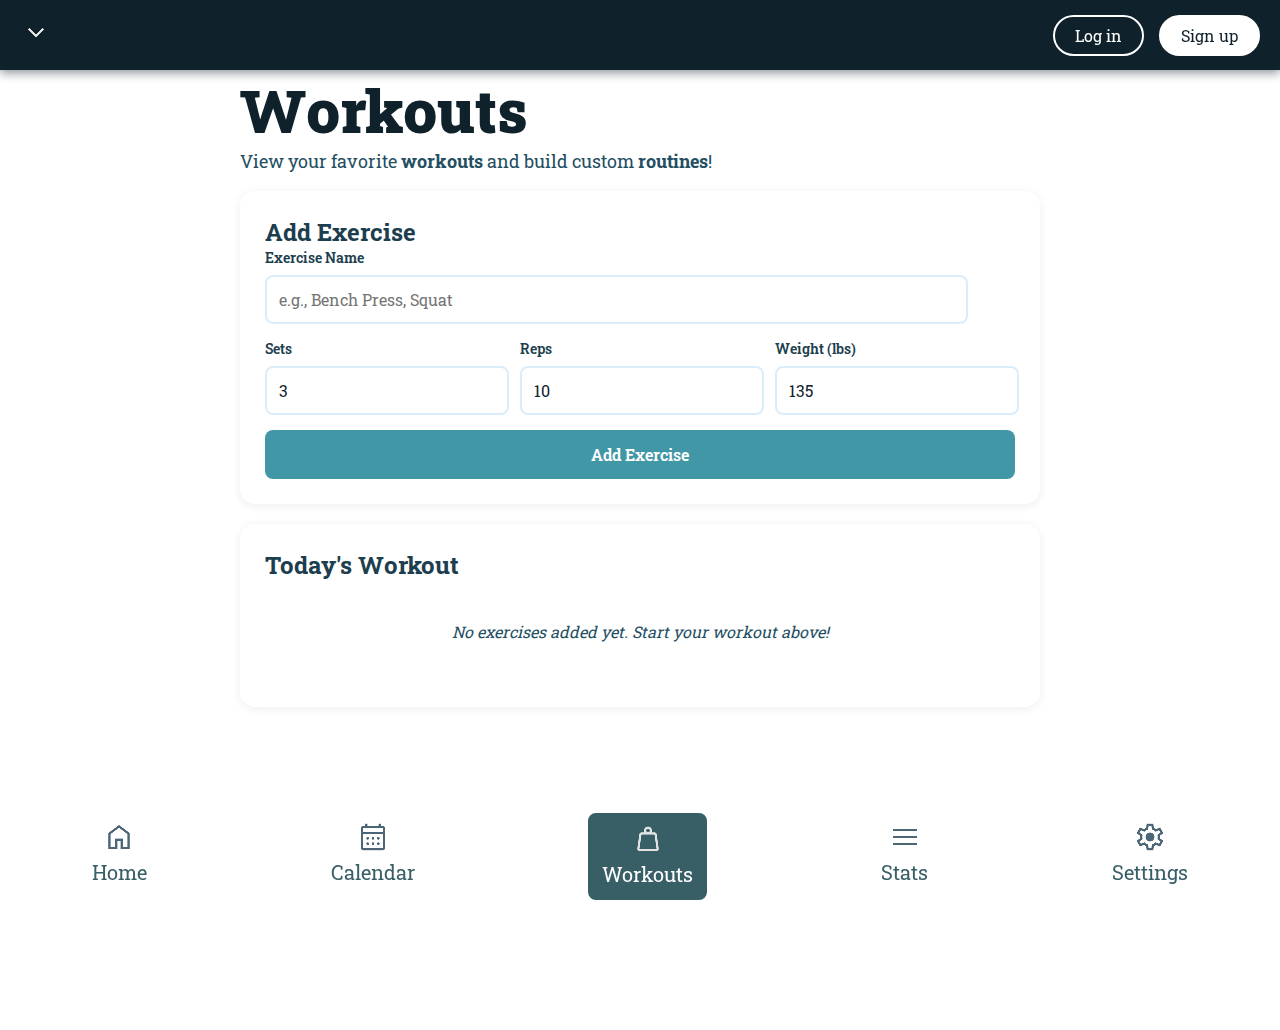
<file: pages/workouts.html>
<!DOCTYPE html>
<html lang="en">
<head>
  <meta charset="UTF-8" />
  <meta name="viewport" content="width=device-width, initial-scale=1.0" />
  <title>Workouts - FitTracker</title>
  <link rel="preconnect" href="https://fonts.googleapis.com" />
  <link rel="preconnect" href="https://fonts.gstatic.com" crossorigin />
  <link href="https://fonts.googleapis.com/css2?family=Roboto+Slab:wght@400;700&display=swap" rel="stylesheet" />
  <link rel="stylesheet" href="../style.css" />
  <script src="../script.js" defer></script>
  <style>
    body {
      margin-top: 70px;
      margin-bottom: 60px;
    }
    

    .workout-container {
      max-width: 800px;
      margin: 0 auto;
      padding: 0 20px;
    }

    .card {
      background: white;
      border-radius: 15px;
      padding: 25px;
      margin-bottom: 20px;
      box-shadow: 0 2px 10px rgba(15, 34, 43, 0.08);
    }

    .form-group {
      margin-bottom: 15px;
    }

    label {
      display: block;
      margin-bottom: 8px;
      color: #1c3e4e;
      font-size: 14px;
      font-weight: 600;
    }

    input {
      width: 90%;
      padding: 12px;
      border: 2px solid #daedfa;
      border-radius: 8px;
      font-size: 16px;
      font-family: "Roboto Slab", serif;
      background: white;
      color: #0f222b;
      transition: border-color 0.3s;
    }

    input:focus {
      outline: none;
      border-color: #4297a7;
    }

    .inline-inputs {
      display: grid;
      grid-template-columns: 1fr 1fr 1fr;
      gap: 15px;
    }

    .btn {
      width: 100%;
      padding: 14px;
      border: none;
      border-radius: 8px;
      font-size: 16px;
      font-weight: 600;
      cursor: pointer;
      font-family: "Roboto Slab", serif;
      transition: all 0.3s;
    }

    .btn-primary {
      background: #4297a7;
      color: white;
    }

    .btn-primary:hover {
      background: #5ab0c1;
      transform: translateY(-2px);
      box-shadow: 0 4px 12px rgba(66, 151, 167, 0.3);
    }

    .btn-success {
      background: #28a745;
      color: white;
      margin-top: 20px;
    }

    .btn-success:hover {
      background: #34ce57;
      transform: translateY(-2px);
    }

    .btn-danger {
      background: #dc3545;
      color: white;
      padding: 8px 16px;
      font-size: 14px;
      width: auto;
    }

    .btn-danger:hover {
      background: #e65661;
    }

    .exercise-item {
      background: #f8fafb;
      border-radius: 10px;
      padding: 20px;
      margin-bottom: 15px;
      border-left: 4px solid #4297a7;
    }

    .exercise-header {
      display: flex;
      justify-content: space-between;
      align-items: center;
      margin-bottom: 12px;
    }

    .exercise-name {
      font-weight: 700;
      font-size: 20px;
      color: #0f222b;
    }

    .set-info {
      color: #244f63;
      font-size: 16px;
      margin: 8px 0;
      padding-left: 10px;
    }

    .total-volume {
      color: #4297a7;
      font-weight: 600;
      margin-top: 12px;
      font-size: 15px;
      padding-left: 10px;
    }

    .empty-state {
      text-align: center;
      color: #244f63;
      font-style: italic;
      padding: 40px 20px;
    }

    .workout-stats {
      display: grid;
      grid-template-columns: 1fr 1fr;
      gap: 20px;
      margin-top: 20px;
      padding-top: 20px;
      border-top: 2px solid #daedfa;
    }

    .stat-box {
      background: #daedfa;
      padding: 20px;
      border-radius: 10px;
      text-align: center;
    }

    .stat-value {
      font-size: 32px;
      font-weight: 900;
      color: #0f222b;
    }

    .stat-label {
      font-size: 14px;
      color: #244f63;
      margin-top: 5px;
      font-weight: 600;
    }

    @media (max-width: 600px) {
      .inline-inputs {
        grid-template-columns: 1fr;
      }
    }
  </style>
</head>
<body>
  <div class="top-header"></div>

  <header class="top-header">
    <!-- Plus icon on left -->
    <div class="header-left">
      <img src="../icons/plus.png" alt="Add" class="plus-icon" />
    </div>

    <!-- Auth buttons on right -->
    <div class="auth-buttons">
      <button class="login-btn">Log in</button>
      <button class="signup-btn">Sign up</button>
    </div>
  </header>

  <div class="workout-container">
    <h1>Workouts</h1>
    <p>View your favorite <strong>workouts</strong> and build custom <strong>routines</strong>!</p>
    
    <!-- Add Exercise Form -->
    <div class="card">
      <h2>Add Exercise</h2>
      <form id="exerciseForm">
        <div class="form-group">
          <label for="exerciseName">Exercise Name</label>
          <input type="text" id="exerciseName" placeholder="e.g., Bench Press, Squat" required>
        </div>

        <div class="inline-inputs">
          <div class="form-group">
            <label for="sets">Sets</label>
            <input type="number" id="sets" min="1" value="3" required>
          </div>
          <div class="form-group">
            <label for="reps">Reps</label>
            <input type="number" id="reps" min="1" value="10" required>
          </div>
          <div class="form-group">
            <label for="weight">Weight (lbs)</label>
            <input type="number" id="weight" min="0" step="2.5" value="135" required>
          </div>
        </div>

        <button type="submit" class="btn btn-primary">Add Exercise</button>
      </form>
    </div>

    <!-- Current Workout -->
    <div class="card">
      <h2>Today's Workout</h2>
      <div id="exerciseList"></div>
      
      <div class="workout-stats" id="workoutStats" style="display: none;">
        <div class="stat-box">
          <div class="stat-value" id="totalExercises">0</div>
          <div class="stat-label">EXERCISES</div>
        </div>
        <div class="stat-box">
          <div class="stat-value" id="totalVolume">0</div>
          <div class="stat-label">TOTAL VOLUME (LBS)</div>
        </div>
      </div>

      <button id="completeWorkout" class="btn btn-success" style="display: none;">
        Complete Workout
      </button>
    </div>
  </div>
  

  <!-- Bottom Navigation -->
  <nav class="bottom-nav">
    <a href="../index.html" class="nav-item">
      <img src="../icons/home.png" alt="Home" class="nav-icon">
      <span class="nav-text">Home</span>
    </a>
    <a href="calendar.html" class="nav-item">
      <img src="../icons/calendar.png" alt="Calendar" class="nav-icon">
      <span class="nav-text">Calendar</span>
    </a>
    <a href="workouts.html" class="nav-item active">
      <img src="../icons/weight.png" alt="Workouts" class="nav-icon">
      <span class="nav-text">Workouts</span>
    </a>
    <a href="stats.html" class="nav-item">
      <img src="../icons/menu.png" alt="Stats" class="nav-icon">
      <span class="nav-text">Stats</span>
    </a>
    <a href="settings.html" class="nav-item">
      <img src="../icons/settings.png" alt="Settings" class="nav-icon">
      <span class="nav-text">Settings</span>
    </a>
  </nav>

  <!-- Login Modal -->
  <div id="loginModal" class="auth-modal">
    <div class="auth-modal-content">
      <button class="close-modal">&times;</button>
      <h3>Log In to FitTracker</h3>
      <form class="auth-form" id="loginForm">
        <input type="email" class="auth-input" placeholder="Email" required />
        <input type="password" class="auth-input" placeholder="Password" required />
        <button type="submit" class="auth-btn">Log In</button>
      </form>
      <div class="switch-auth">
        <span>Don't have an account? </span>
        <button class="switch-auth-btn" onclick="showSignupModal()">Sign Up</button>
      </div>
    </div>
  </div>

  <!-- Signup Modal -->
  <div id="signupModal" class="auth-modal">
    <div class="auth-modal-content">
      <button class="close-modal">&times;</button>
      <h3>Join FitTracker</h3>
      <form class="auth-form" id="signupForm">
        <input type="text" class="auth-input" placeholder="Full Name" required />
        <input type="email" class="auth-input" placeholder="Email" required />
        <input type="password" class="auth-input" placeholder="Password" required />
        <input type="password" class="auth-input" placeholder="Confirm Password" required />
        <button type="submit" class="auth-btn">Create Account</button>
      </form>
      <div class="switch-auth">
        <span>Already have an account? </span>
        <button class="switch-auth-btn" onclick="showLoginModal()">Log In</button>
      </div>
    </div>
  </div>

  <script>
    // Current workout in memory
    let currentWorkout = [];

    // Load workout on page load
    window.addEventListener('load', () => {
      loadCurrentWorkout();
      displayWorkout();
    });

    // Form submission
    document.getElementById('exerciseForm').addEventListener('submit', (e) => {
      e.preventDefault();
      
      const exercise = {
        name: document.getElementById('exerciseName').value,
        sets: parseInt(document.getElementById('sets').value),
        reps: parseInt(document.getElementById('reps').value),
        weight: parseFloat(document.getElementById('weight').value),
        timestamp: new Date().toISOString()
      };

      addExercise(exercise);
      document.getElementById('exerciseForm').reset();
      
      // Reset to default values
      document.getElementById('sets').value = 3;
      document.getElementById('reps').value = 10;
      document.getElementById('weight').value = 135;
    });

    // Add exercise to workout
    function addExercise(exercise) {
      currentWorkout.push(exercise);
      saveCurrentWorkout();
      displayWorkout();
    }

    // Display current workout
    function displayWorkout() {
      const list = document.getElementById('exerciseList');
      const statsDiv = document.getElementById('workoutStats');
      const completeBtn = document.getElementById('completeWorkout');

      if (currentWorkout.length === 0) {
        list.innerHTML = '<div class="empty-state">No exercises added yet. Start your workout above!</div>';
        statsDiv.style.display = 'none';
        completeBtn.style.display = 'none';
        return;
      }

      // Group by exercise name and calculate volumes
      const grouped = {};
      let totalVolume = 0;

      currentWorkout.forEach(ex => {
        const volume = ex.sets * ex.reps * ex.weight;
        totalVolume += volume;

        if (!grouped[ex.name]) {
          grouped[ex.name] = {
            entries: [],
            totalVolume: 0
          };
        }
        grouped[ex.name].entries.push(ex);
        grouped[ex.name].totalVolume += volume;
      });

      // Display exercises
      list.innerHTML = Object.keys(grouped).map((name, idx) => {
        const data = grouped[name];
        return `
          <div class="exercise-item">
            <div class="exercise-header">
              <div class="exercise-name">${name}</div>
              <button class="btn btn-danger" onclick="removeExercise('${name}')">Remove</button>
            </div>
            ${data.entries.map(ex => `
              <div class="set-info">
                ${ex.sets} sets × ${ex.reps} reps @ ${ex.weight} lbs
              </div>
            `).join('')}
            <div class="total-volume">Total Volume: ${data.totalVolume.toLocaleString()} lbs</div>
          </div>
        `;
      }).join('');

      // Update stats
      document.getElementById('totalExercises').textContent = Object.keys(grouped).length;
      document.getElementById('totalVolume').textContent = totalVolume.toLocaleString();
      statsDiv.style.display = 'grid';
      completeBtn.style.display = 'block';
    }

    // Remove exercise
    function removeExercise(exerciseName) {
      if (confirm(`Remove all sets of ${exerciseName}?`)) {
        currentWorkout = currentWorkout.filter(ex => ex.name !== exerciseName);
        saveCurrentWorkout();
        displayWorkout();
      }
    }

    // Complete workout
    document.getElementById('completeWorkout').addEventListener('click', () => {
      if (currentWorkout.length === 0) return;

      if (confirm('Complete this workout and save to history?')) {
        // Save to workout history
        const workoutHistory = JSON.parse(localStorage.getItem('workoutHistory') || '[]');
        
        const completedWorkout = {
          date: new Date().toISOString(),
          exercises: currentWorkout,
          totalVolume: currentWorkout.reduce((sum, ex) => sum + (ex.sets * ex.reps * ex.weight), 0)
        };
        
        workoutHistory.push(completedWorkout);
        localStorage.setItem('workoutHistory', JSON.stringify(workoutHistory));

        // Clear current workout
        currentWorkout = [];
        localStorage.removeItem('currentWorkout');
        displayWorkout();

        alert('Workout completed! Great job!');
      }
    });

    // Save current workout to localStorage
    function saveCurrentWorkout() {
      localStorage.setItem('currentWorkout', JSON.stringify(currentWorkout));
    }

    // Load current workout from localStorage
    function loadCurrentWorkout() {
      const saved = localStorage.getItem('currentWorkout');
      if (saved) {
        currentWorkout = JSON.parse(saved);
      }
    }
  </script>
</body>
</html>
</file>
<file: style.css>
h1 {
  font-family: "Roboto Slab", serif;
  font-weight: 900;
  font-size: 60px;
  color: #0f222b;
  margin-top: 0;
  margin-bottom: 0;
}

h2 {
  font-family: "Roboto Slab", sans-serif;
  color: #1c3e4e;
  margin-top: 0;
  margin-bottom: 0;
}

h4 {
  font-family: "Roboto Slab", serif;
  color: #0f222b;
  margin-top: 15px;
  margin-bottom: 10px;
}

h5 {
  font-family: "Roboto Slab", sans-serif;
  color: #244f63;
  margin-top: 5px;
  margin-bottom: 5px;
}

p {
  font-family: "Roboto Slab", sans-serif;
  color: #244f63;
  font-size: 18px;
  margin-top: 0;
}

.bottom-nav {
  position: fixed;
  bottom: 0;
  left: 0;
  right: 0;
  /* background-color: #daedfa; */
  display: flex;
  justify-content: space-around;
  /* box-shadow: 0 -2px 10 px rgba(0, 0, 0, 1); */
}

.nav-item:hover {
  color: #9bbbca;
}

.nav-item.active {
  border: 2px solid #385e66;
  border-radius: 8px;
  background-color: #385e66;
  color: white;
  padding: 8px 12px;

}

.nav-text {
  font-family: "Roboto Slab", serif;
  font-size: 20px;
  display: block;
  margin-top: 1px;
  margin-bottom: 3px;
}

.nav-icon {
  width: 32px; /* Icon size */
  height: 32px;
  display: block; /* Makes icon stack above text */
  margin: 0 auto 5px auto; /* Centers icon and adds space below */
  filter: invert(1) brightness(0) saturate(100%) invert(38%) sepia(13%)
    saturate(937%) hue-rotate(161deg) brightness(93%) contrast(86%);
  transition: filter 0.3s; /* Smooth transition when switching */
}

.nav-item.active .nav-icon {
  filter: brightness(1) invert(0)
}

.nav-item {
  color: #385e66;
  text-decoration: none;
  text-align: center;
  padding: 8px 10px; /* Slightly more padding for icons */
  transition: color 0.3s;
  display: flex;
  flex-direction: column; /* Stacks icon above text */
  align-items: center;
}

.nav-item:hover .nav-icon {
  filter: invert(1) brightness(0) saturate(100%) invert(73%) sepia(15%)
    saturate(350%) hue-rotate(161deg) brightness(90%) contrast(87%);
}


body {
  margin-top: 70px;
  margin-bottom: 60px;
  font-family: "Roboto Slab", serif;
  min-height: 100vh;
  display: flex;
  flex-direction: column;
  position: relative;
  overflow-x: hidden;
}



.top-header {
  position: fixed;
  top: 0;
  left: 0;
  right: 0;
  height: 70px;
  background-color: #0f222b;
  display: flex;
  justify-content: space-between;
  align-items: center;
  padding: 0 20px;
  z-index: 1000;
  box-shadow: 0 2px 10px rgba(15, 34, 43, 0.3);
}

.plus-icon {
  width: 32px;
  height: 32px;
  cursor: pointer;
  transition: transform 0.3s ease;
}

.plus-icon:hover {
  transform: scale(1.1);
}

/* Auth buttons on right */
.auth-buttons {
  display: flex;
  gap: 15px;
}

.login-btn,
.signup-btn {
  background: transparent;
  border: 2px solid white;
  color: white;
  padding: 8px 20px;
  border-radius: 25px;
  font-family: "Roboto Slab", serif;
  font-size: 16px;
  cursor: pointer;
  transition: all 0.3s ease;
}

.login-btn:hover,
.signup-btn:hover {
  background: white;
  color: #0f222b;
}

.signup-btn {
  background: white;
  color: #0f222b;
  border: 2px solid white;
}

.signup-btn:hover {
  background: transparent;
  color: white;
}

.modal {
  display: none;
  position: fixed;
  top: 0;
  left: 0;
  width: 100%;
  height: 100%;
  background-color: rgba(0, 0, 0, 0); /* This makes it invisible */
  z-index: 2000;
  justify-content: center;
  align-items: center;
}

.modal-content {
  background: white;
  padding: 30px;
  border-radius: 15px;
  text-align: center;
  max-width: 300px;
  margin: 20px;
  box-shadow: 0 5px 25px rgba(0, 0, 0, 0.2);
}

.modal-buttons {
  display: flex;
  gap: 10px;
  justify-content: center;
  margin-top: 20px;
}

.modal-btn {
  padding: 10px 20px;
  border: none;
  border-radius: 25px;
  font-family: "Roboto Slab", serif;
  font-size: 16px;
  cursor: pointer;
  transition: all 0.3s ease;
}

.login-modal-btn {
  background: #0f222b;
  color: white;
}

.signup-modal-btn {
  background: #4297a7;
  color: white;
}

.modal-btn:hover {
  transform: translateY(-2px);
  box-shadow: 0 3px 10px rgba(0, 0, 0, 0.2);
}

/* Auth Modals */
.auth-modal {
  display: none;
  position: fixed;
  top: 0;
  left: 0;
  width: 100%;
  height: 100%;
  background-color: rgba(0, 0, 0, 0.5);
  z-index: 2000;
  justify-content: center;
  align-items: center;
}

.auth-modal-content {
  background: white;
  padding: 30px;
  border-radius: 15px;
  text-align: center;
  max-width: 400px;
  margin: 20px;
  box-shadow: 0 5px 25px rgba(0, 0, 0, 0.2);
}

.auth-form {
  display: flex;
  flex-direction: column;
  gap: 15px;
  margin: 20px 0;
}

.auth-input {
  padding: 12px;
  border: 2px solid #daedfa;
  border-radius: 8px;
  font-family: "Roboto Slab", serif;
  font-size: 16px;
  transition: border-color 0.3s ease;
}

.auth-input:focus {
  outline: none;
  border-color: #4297a7;
}

.auth-btn {
  padding: 12px;
  border: none;
  border-radius: 8px;
  font-family: "Roboto Slab", serif;
  font-size: 16px;
  cursor: pointer;
  transition: all 0.3s ease;
  background: #0f222b;
  color: white;
}

.auth-btn:hover {
  background: #1c3e4e;
  transform: translateY(-2px);
}

.switch-auth {
  margin-top: 15px;
  color: #244f63;
}

.switch-auth-btn {
  background: none;
  border: none;
  color: #4297a7;
  cursor: pointer;
  text-decoration: underline;
  font-family: "Roboto Slab", serif;
  font-size: 14px;
}

.switch-auth-btn:hover {
  color: #1c3e4e;
}

.close-modal {
  position: absolute;
  top: 15px;
  right: 15px;
  background: none;
  border: none;
  font-size: 24px;
  cursor: pointer;
  color: #244f63;
}

.calendar {
  max-width: 350px;
  margin: 30px auto;
  background: #fff;
  border-radius: 12px;
  box-shadow: 0 2px 10px rgba(15, 34, 43, 0.08);
  padding: 20px;
}

.calendar-header {
  display: flex;
  justify-content: space-between;
  align-items: center;
  margin-bottom: 10px;
}

.calendar-header button {
  background: #0f222b;
  color: #fff;
  border: none;
  border-radius: 5px;
  padding: 4px 10px;
  cursor: pointer;
  font-size: 18px;
}

.calendar-grid {
  display: grid;
  grid-template-columns: repeat(7, 1fr);
  gap: 6px;
  text-align: center;
}

.calendar-day {
  background: #daedfa;
  border-radius: 6px;
  padding: 8px 0;
  cursor: pointer;
  transition: background 0.2s;
}

.calendar-day:hover {
  background: #4297a7;
  color: #fff;
}

/*Scale items for mobile users*/
@media (max-width: 768px)
{
  h1 {
    font-size: 40px;
  }

  h2 {
    font-size: 24px;
  }

  p {
    font-size: 16px;
  }

  body {
    margin-top: 60px;
    margin-bottom: 70px;
  }

  .top-header {
    height: 60px;
    padding: 0 15px;
  }

  .plus-icon {
    width: 28px;
    height: 28px;
  }

  .auth-buttons {
    gap: 10px;
  }

  .login-btn,
  .signup-btn {
    padding: 6px 15px;
    font-size: 14px;
  }

  .nav-icon {
    width: 24px;
    height: 24px;
  }

  .nav-text {
    font-size: 14px;
  }

  .auth-modal-content {
    max-width: 90%;
  }
}
</file>
